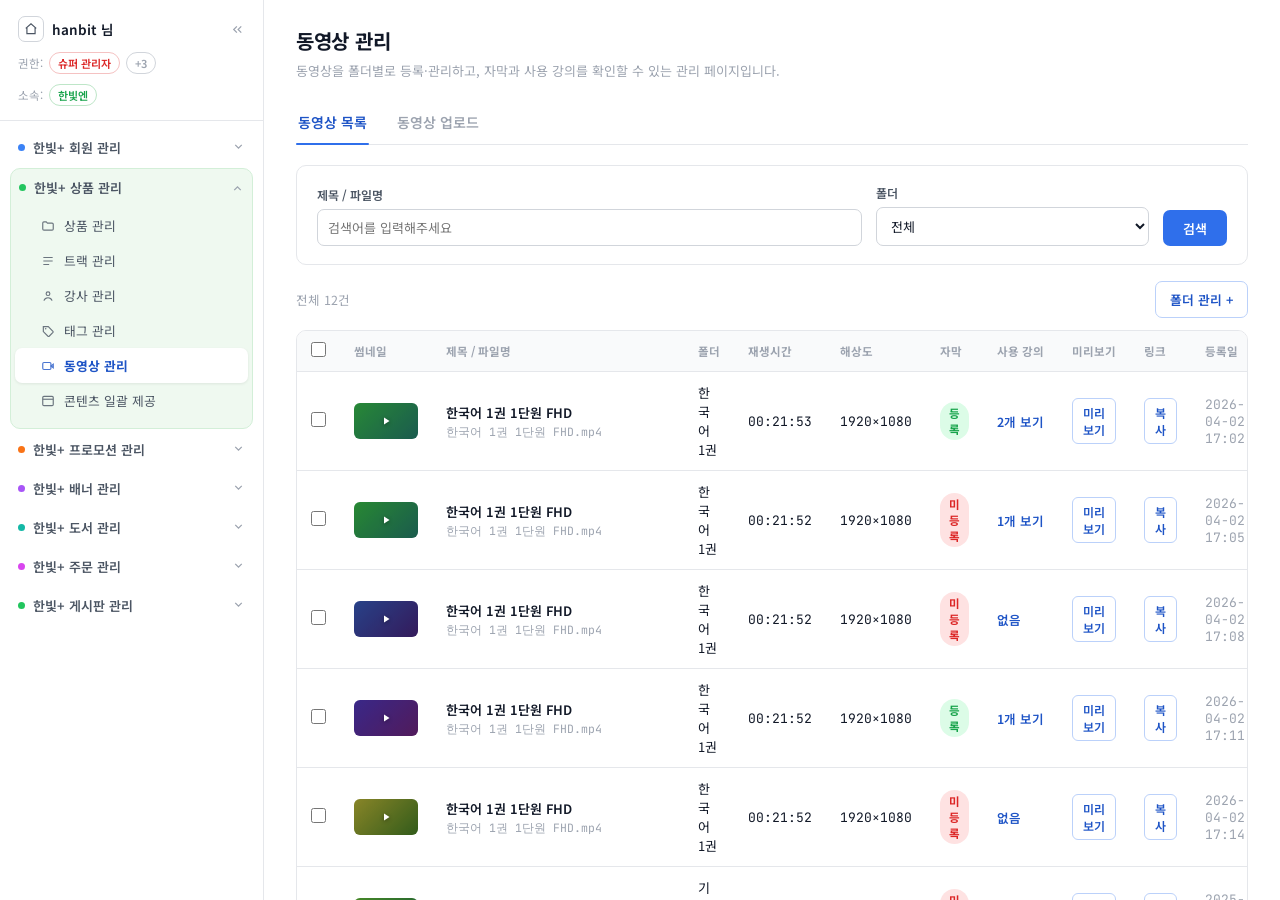
<file: video/index.html>
<!DOCTYPE html>
<html lang="ko">
<head>
<meta charset="UTF-8">
<meta name="viewport" content="width=device-width, initial-scale=1.0">
<title>동영상 관리</title>
<link rel="preconnect" href="https://fonts.googleapis.com">
<link href="https://fonts.googleapis.com/css2?family=Noto+Sans+KR:wght@400;500;600;700&family=JetBrains+Mono:wght@400;500&display=swap" rel="stylesheet">
<style>
  :root{
    --bg:#FFFFFF;
    --sidebar-bg:#FFFFFF;
    --surface:#FFFFFF;
    --surface-2:#F9FAFB;
    --border:#E5E7EB;
    --border-strong:#D1D5DB;
    --text-1:#111827;
    --text-2:#4B5563;
    --text-3:#9CA3AF;
    --blue:#2F6FEB;
    --blue-dark:#1E54C6;
    --blue-tint:#EEF3FF;
    --green:#16A34A;
    --green-bg:#DCFCE7;
    --red:#DC2626;
    --red-bg:#FEE2E2;
    --mint-bg:#EFF9F0;
    --mint-border:#D3EFD8;
    font-family:'Noto Sans KR',-apple-system,BlinkMacSystemFont,sans-serif;
  }
  *{ box-sizing:border-box; margin:0; padding:0; }
  body{ background:var(--bg); color:var(--text-1); font-size:13.5px; height:100vh; overflow:hidden; }
  .mono{ font-family:'JetBrains Mono',monospace; }
  button{ font-family:inherit; }
  .app{ display:flex; height:100vh; }

  /* ================= Sidebar ================= */
  .sidebar{ width:264px; min-width:264px; background:var(--sidebar-bg); border-right:1px solid var(--border);
    display:flex; flex-direction:column; overflow-y:auto; }
  .sb-top{ padding:16px 18px 14px; border-bottom:1px solid var(--border); }
  .sb-top-row{ display:flex; align-items:center; gap:8px; }
  .home-btn{ width:26px; height:26px; border-radius:7px; border:1px solid var(--border-strong); background:var(--surface);
    display:flex; align-items:center; justify-content:center; color:var(--text-2); cursor:pointer; }
  .user-name{ font-size:13.5px; font-weight:600; flex:1; }
  .collapse-btn{ color:var(--text-3); cursor:pointer; display:flex; }
  .meta-row{ display:flex; align-items:center; gap:6px; margin-top:10px; font-size:11.5px; color:var(--text-3); }
  .pill{ font-size:11px; padding:2px 8px; border-radius:100px; border:1px solid var(--border-strong); background:var(--surface); color:var(--text-2); font-weight:600; }
  .pill.red{ border-color:#F5C2C2; color:var(--red); }
  .pill.green{ border-color:#BEE6C8; color:var(--green); }
  .pill.gray{ color:var(--text-3); }

  .nav{ padding:8px 10px; flex:1; }
  .nav-group{ margin-bottom:2px; }
  .nav-group-head{ display:flex; align-items:center; gap:8px; padding:9px 8px; cursor:pointer; border-radius:8px; font-size:13px; font-weight:600; color:var(--text-2); }
  .nav-group-head:hover{ background:var(--surface-2); }
  .dot{ width:7px; height:7px; border-radius:50%; flex-shrink:0; }
  .nav-group-head .chev{ margin-left:auto; color:var(--text-3); transition:transform .15s; }
  .nav-group.open .chev{ transform:rotate(180deg); }
  .nav-group.open .nav-group-body{ display:block; }
  .nav-group-body{ display:none; padding:2px 4px 8px 4px; }
  .nav-group.active-group{ background:var(--mint-bg); border:1px solid var(--mint-border); border-radius:10px; padding-bottom:2px; }
  .nav-item{ display:flex; align-items:center; gap:9px; padding:8px 10px 8px 26px; border-radius:7px; color:var(--text-2); cursor:pointer; font-size:12.8px; }
  .nav-item:hover{ background:rgba(255,255,255,.6); }
  .nav-item.current{ background:var(--surface); color:var(--blue-dark); font-weight:700; box-shadow:0 1px 3px rgba(0,0,0,.08); }
  .nav-item.current svg{ stroke:var(--blue-dark); }
  .nav-item svg{ flex-shrink:0; opacity:.8; }

  /* ================= Main ================= */
  .main{ flex:1; display:flex; flex-direction:column; min-width:0; overflow-y:auto; }
  .main-inner{ padding:26px 32px 60px; max-width:1400px; }
  .page-title{ font-size:20px; font-weight:700; letter-spacing:-0.3px; }
  .page-desc{ font-size:13px; color:var(--text-3); margin-top:6px; }

  .tabs{ display:flex; gap:26px; border-bottom:1px solid var(--border); margin-top:22px; }
  .tab{ padding:10px 2px 12px; font-size:14px; font-weight:600; color:var(--text-3); cursor:pointer; position:relative; }
  .tab.active{ color:var(--blue-dark); }
  .tab.active::after{ content:''; position:absolute; left:0; right:0; bottom:-1px; height:2px; background:var(--blue); border-radius:2px; }

  .panel{ display:none; margin-top:20px; }
  .panel.active{ display:block; }

  /* Filter card */
  .filter-card{ background:var(--surface); border:1px solid var(--border); border-radius:10px; padding:18px 20px; }
  .filter-grid{ display:grid; grid-template-columns:2fr 1fr auto; gap:14px; align-items:end; }
  .field label{ display:block; font-size:12px; font-weight:600; color:var(--text-2); margin-bottom:6px; }
  .field input[type=text], .field select{
    width:100%; padding:8px 10px; border:1px solid var(--border-strong); border-radius:7px; font-size:13px;
    font-family:inherit; background:var(--surface); color:var(--text-1); outline:none;
  }
  .field input:focus, .field select:focus{ border-color:var(--blue); }
  .search-btn{ background:var(--blue); color:#fff; border:none; border-radius:7px; padding:9px 20px; font-size:13px; font-weight:600; cursor:pointer; height:36px; }
  .search-btn:hover{ background:var(--blue-dark); }

  .toolbar{ display:flex; align-items:center; margin-top:16px; gap:10px; }
  .result-count{ font-size:12.5px; color:var(--text-3); }
  .spacer{ flex:1; }
  .btn{ border-radius:7px; padding:8px 14px; font-size:12.8px; font-weight:600; cursor:pointer; display:flex; align-items:center; gap:6px; border:1px solid var(--border-strong); background:var(--surface); color:var(--text-2); }
  .btn:hover{ background:var(--surface-2); }
  .btn-outline-blue{ border:1px solid #BBD1FA; color:var(--blue-dark); background:var(--surface); }
  .btn-outline-blue:hover{ background:var(--blue-tint); }
  .btn-outline-red{ border:1px solid #F3C6C6; color:var(--red); background:var(--surface); }
  .btn-outline-red:hover{ background:var(--red-bg); }
  .btn-primary{ background:var(--blue); color:#fff; border:none; }
  .btn-primary:hover{ background:var(--blue-dark); }
  .btn-sm{ padding:5px 10px; font-size:12px; border-radius:6px; }

  /* Table */
  .table-wrap{ margin-top:12px; background:var(--surface); border:1px solid var(--border); border-radius:10px; overflow:hidden; }
  table{ width:100%; border-collapse:collapse; }
  thead th{ text-align:left; font-size:11.5px; font-weight:700; color:var(--text-3); text-transform:none;
    padding:11px 14px; border-bottom:1px solid var(--border); background:var(--surface-2); white-space:nowrap; }
  tbody td{ padding:11px 14px; border-bottom:1px solid var(--border); font-size:13px; vertical-align:middle; }
  tbody tr:last-child td{ border-bottom:none; }
  tbody tr:hover{ background:var(--surface-2); }
  .cb{ width:15px; height:15px; accent-color:var(--blue); cursor:pointer; }
  .v-title{ font-weight:600; color:var(--text-1); }
  .v-file{ font-size:11.5px; color:var(--text-3); margin-top:2px; }
  .thumb{ width:64px; height:36px; border-radius:6px; position:relative; overflow:hidden; flex-shrink:0; }
  .thumb::after{ content:''; position:absolute; inset:0; background:rgba(0,0,0,.18); }
  .thumb .thumb-play{ position:absolute; inset:0; display:flex; align-items:center; justify-content:center; z-index:1; }
  .thumb .thumb-play svg{ filter:drop-shadow(0 1px 2px rgba(0,0,0,.4)); }
  .badge{ display:inline-flex; align-items:center; gap:5px; padding:3px 9px; border-radius:100px; font-size:11.5px; font-weight:700; }
  .badge-ok{ background:var(--green-bg); color:var(--green); }
  .badge-warn{ background:var(--red-bg); color:var(--red); }
  .link-btn{ color:var(--blue-dark); font-weight:600; cursor:pointer; font-size:12.5px; }
  .link-btn:hover{ text-decoration:underline; }
  .row-actions{ display:flex; align-items:center; gap:10px; }

  .table-foot{ display:flex; align-items:center; justify-content:flex-end; gap:24px; padding:10px 16px; border-top:1px solid var(--border); font-size:12.5px; color:var(--text-2); }
  .rows-per-page{ display:flex; align-items:center; gap:8px; }
  .rows-per-page select{ border:1px solid var(--border-strong); border-radius:6px; padding:4px 8px; font-size:12.5px; font-family:inherit; background:var(--surface); color:var(--text-1); outline:none; }
  .page-range{ white-space:nowrap; }
  .page-nav{ display:flex; gap:4px; }
  .page-nav button{ width:26px; height:26px; border-radius:6px; border:1px solid var(--border-strong); background:var(--surface); color:var(--text-2); display:flex; align-items:center; justify-content:center; cursor:pointer; }
  .page-nav button:hover:not(:disabled){ background:var(--surface-2); }
  .page-nav button:disabled{ opacity:.35; cursor:not-allowed; }

  /* ================= Upload panel (탭: 동영상 업로드) ================= */
  .upload-card{ background:var(--surface); border:1px solid var(--border); border-radius:10px; overflow:hidden; max-width:760px; }
  .upload-row{ display:grid; grid-template-columns:170px 1fr; border-bottom:1px solid var(--border); }
  .upload-row:last-child{ border-bottom:none; }
  .upload-label{ padding:16px 18px; background:var(--surface-2); font-size:13px; font-weight:600; color:var(--text-2); display:flex; align-items:flex-start; }
  .upload-label .req{ color:var(--red); margin-left:3px; }
  .upload-value{ padding:16px 18px; }
  .upload-value select{ padding:8px 10px; border:1px solid var(--border-strong); border-radius:7px; font-size:13px; font-family:inherit; min-width:220px; }
  .file-native{ display:flex; align-items:center; gap:10px; }
  .file-native button{ border:1px solid var(--border-strong); background:var(--surface-2); border-radius:6px; padding:7px 13px; font-size:12.5px; font-weight:600; color:var(--text-2); cursor:pointer; }
  .file-native span{ font-size:12.5px; color:var(--text-3); }
  .notice{ color:var(--red); font-weight:700; font-size:12.5px; line-height:1.7; }
  .file-chip-list{ display:flex; flex-direction:column; gap:6px; margin-top:10px; }
  .file-chip{ display:flex; justify-content:space-between; align-items:center; background:var(--surface-2); border:1px solid var(--border); border-radius:7px; padding:7px 10px; font-size:12px; }
  .file-chip .prog{ width:80px; height:5px; background:var(--border); border-radius:100px; overflow:hidden; }
  .file-chip .prog i{ display:block; height:100%; width:0%; background:var(--blue); transition:width .4s; }
  .upload-foot{ padding:16px 18px; display:flex; gap:8px; }
  .btn-save:disabled{ opacity:.6; cursor:not-allowed; }

  .upload-progress-track{ width:100%; height:8px; background:var(--border); border-radius:100px; overflow:hidden; }
  .upload-progress-track i{ display:block; height:100%; width:0%; background:var(--blue); transition:width .3s ease; }
  .upload-progress-label{ display:flex; justify-content:space-between; font-size:12.5px; color:var(--text-2); margin-top:8px; }

  /* ================= Modal ================= */
  .modal-backdrop{ position:fixed; inset:0; background:rgba(17,24,39,.55); display:none; align-items:center; justify-content:center; z-index:60; }
  .modal-backdrop.show{ display:flex; }
  .modal{ background:#fff; width:520px; max-width:92vw; border-radius:14px; box-shadow:0 20px 50px rgba(0,0,0,.25); max-height:86vh; display:flex; flex-direction:column; }
  .modal-head{ padding:22px 24px 4px; display:flex; justify-content:space-between; align-items:flex-start; }
  .modal-head h3{ font-size:17px; font-weight:700; }
  .modal-head p{ font-size:12.5px; color:var(--text-3); margin-top:4px; }
  .modal-close{ background:none; border:none; cursor:pointer; color:var(--text-2); }
  .modal-body{ padding:16px 24px 6px; overflow-y:auto; display:flex; flex-direction:column; gap:16px; }
  .m-field label{ font-size:13px; font-weight:600; display:block; margin-bottom:7px; }
  .m-field label .req{ color:var(--red); margin-left:2px; }
  .m-field input[type=text]{ width:100%; border:1px solid var(--border-strong); border-radius:8px; padding:11px 12px; font-size:13.5px; font-family:inherit; background:var(--surface-2); outline:none; }
  .m-field input:focus{ border-color:var(--blue); background:#fff; }
  .modal-foot{ padding:16px 24px 22px; display:flex; justify-content:flex-end; gap:8px; }
  .btn-cancel{ background:#fff; border:1px solid var(--border-strong); border-radius:8px; padding:9px 16px; font-size:13px; font-weight:600; color:var(--text-2); cursor:pointer; }
  .btn-save{ background:var(--blue); border:none; border-radius:8px; padding:9px 18px; font-size:13px; font-weight:600; color:#fff; cursor:pointer; }
  .btn-save:hover{ background:var(--blue-dark); }

  .preview-box{ background:#0F1115; border-radius:9px; aspect-ratio:16/9; display:flex; align-items:center; justify-content:center; position:relative; }
  .preview-play{ width:46px; height:46px; border-radius:50%; background:rgba(255,255,255,.14); border:1px solid rgba(255,255,255,.3); display:flex; align-items:center; justify-content:center; cursor:pointer; }
  .preview-cc{ position:absolute; bottom:9px; left:9px; background:rgba(0,0,0,.6); color:#fff; font-size:10.5px; padding:3px 7px; border-radius:5px; display:flex; align-items:center; gap:4px; }
  .link-copy-row{ display:flex; gap:6px; margin-top:10px; }
  .link-copy-row input{ flex:1; border:1px solid var(--border); border-radius:7px; padding:8px 10px; font-size:11.5px; background:var(--surface-2); }

  .folder-manage-item{ display:flex; align-items:center; justify-content:space-between; padding:9px 12px; border:1px solid var(--border); border-radius:8px; font-size:13px; }
  .folder-manage-list{ display:flex; flex-direction:column; gap:8px; }
  .folder-add-row{ display:flex; gap:8px; }
  .folder-add-row input{ flex:1; border:1px solid var(--border-strong); border-radius:8px; padding:9px 11px; font-size:13px; font-family:inherit; }
  .icon-btn-sm{ width:26px; height:26px; border-radius:6px; border:1px solid var(--border-strong); background:#fff; color:var(--text-2); display:flex; align-items:center; justify-content:center; cursor:pointer; }
  .icon-btn-sm:hover{ background:var(--red-bg); color:var(--red); border-color:#F3C6C6; }

  .course-list{ display:flex; flex-direction:column; gap:8px; }
  .course-row{ display:flex; align-items:center; gap:9px; padding:9px 11px; border:1px solid var(--border); border-radius:8px; font-size:13px; }
  .course-row svg{ color:var(--text-3); flex-shrink:0; }

  .sub-current{ display:flex; align-items:center; justify-content:space-between; padding:10px 12px; border:1px solid var(--border); border-radius:8px; background:var(--surface-2); font-size:13px; }

  .bulk-bar{ position:fixed; left:calc(264px + (100% - 264px)/2); top:50%; transform:translate(-50%,-50%) scale(.9); opacity:0; pointer-events:none;
    background:var(--text-1); color:#fff; border-radius:12px; padding:11px 14px; display:flex; align-items:center; gap:12px;
    box-shadow:0 10px 30px rgba(0,0,0,.25); transition:transform .2s, opacity .2s; z-index:40; }
  .bulk-bar.show{ transform:translate(-50%,-50%) scale(1); opacity:1; pointer-events:auto; }
  .bulk-bar span.count{ font-size:13px; font-weight:600; padding-left:2px; }
  .bulk-bar button{ background:rgba(255,255,255,.12); border:1px solid rgba(255,255,255,.2); color:#fff; border-radius:7px; padding:7px 12px; font-size:12.5px; font-weight:600; cursor:pointer; display:flex; gap:6px; align-items:center; }
  .bulk-bar button.danger{ background:rgba(220,38,38,.28); border-color:rgba(220,38,38,.4); }

  .toast{ position:fixed; left:calc(264px + (100% - 264px)/2); top:50%; background:var(--text-1); color:#fff; padding:11px 16px; border-radius:9px; font-size:13px;
    box-shadow:0 10px 24px rgba(0,0,0,.2); transform:translate(-50%,-50%) scale(.9); opacity:0; pointer-events:none; transition:.2s; z-index:70; }
  .toast.show{ transform:translate(-50%,-50%) scale(1); opacity:1; pointer-events:auto; }

  ::-webkit-scrollbar{ width:8px; height:8px; }
  ::-webkit-scrollbar-thumb{ background:var(--border-strong); border-radius:8px; }
</style>
</head>
<body>

<div class="app">
  <!-- ============ Sidebar (한빛+ 어드민 전역 메뉴) ============ -->
  <aside class="sidebar">
    <div class="sb-top">
      <div class="sb-top-row">
        <div class="home-btn">
          <svg width="14" height="14" viewBox="0 0 24 24" fill="none" stroke="currentColor" stroke-width="2"><path d="m3 11 9-8 9 8M5 10v10h14V10"/></svg>
        </div>
        <div class="user-name">hanbit 님</div>
        <div class="collapse-btn">
          <svg width="15" height="15" viewBox="0 0 24 24" fill="none" stroke="currentColor" stroke-width="2"><path d="m11 17-5-5 5-5M18 17l-5-5 5-5"/></svg>
        </div>
      </div>
      <div class="meta-row">권한: <span class="pill red">슈퍼 관리자</span><span class="pill gray">+3</span></div>
      <div class="meta-row">소속: <span class="pill green">한빛엔</span></div>
    </div>

    <nav class="nav">
      <div class="nav-group">
        <div class="nav-group-head" onclick="toggleGroup(this)">
          <span class="dot" style="background:#3B82F6"></span> 한빛+ 회원 관리
          <span class="chev"><svg width="13" height="13" viewBox="0 0 24 24" fill="none" stroke="currentColor" stroke-width="2.4"><path d="m6 9 6 6 6-6"/></svg></span>
        </div>
        <div class="nav-group-body"></div>
      </div>

      <div class="nav-group open active-group">
        <div class="nav-group-head" onclick="toggleGroup(this)">
          <span class="dot" style="background:#22C55E"></span> 한빛+ 상품 관리
          <span class="chev"><svg width="13" height="13" viewBox="0 0 24 24" fill="none" stroke="currentColor" stroke-width="2.4"><path d="m6 9 6 6 6-6"/></svg></span>
        </div>
        <div class="nav-group-body">
          <div class="nav-item">
            <svg width="14" height="14" viewBox="0 0 24 24" fill="none" stroke="currentColor" stroke-width="2"><path d="M3 7a2 2 0 0 1 2-2h4l2 2h8a2 2 0 0 1 2 2v8a2 2 0 0 1-2 2H5a2 2 0 0 1-2-2V7z"/></svg>
            상품 관리
          </div>
          <div class="nav-item">
            <svg width="14" height="14" viewBox="0 0 24 24" fill="none" stroke="currentColor" stroke-width="2"><path d="M4 6h16M4 12h16M4 18h10"/></svg>
            트랙 관리
          </div>
          <div class="nav-item">
            <svg width="14" height="14" viewBox="0 0 24 24" fill="none" stroke="currentColor" stroke-width="2"><circle cx="12" cy="8" r="3.2"/><path d="M5 20c1.5-4 5-5 7-5s5.5 1 7 5"/></svg>
            강사 관리
          </div>
          <div class="nav-item">
            <svg width="14" height="14" viewBox="0 0 24 24" fill="none" stroke="currentColor" stroke-width="2"><path d="m20.5 12.5-8-8H4v8.5l8 8a1.5 1.5 0 0 0 2 0l6.5-6.5a1.5 1.5 0 0 0 0-2z"/><circle cx="8" cy="8" r="1.3" fill="currentColor" stroke="none"/></svg>
            태그 관리
          </div>
          <div class="nav-item current">
            <svg width="14" height="14" viewBox="0 0 24 24" fill="none" stroke="currentColor" stroke-width="2"><rect x="3" y="6" width="14" height="12" rx="2"/><path d="m21 9-4 3 4 3z"/></svg>
            동영상 관리
          </div>
          <div class="nav-item">
            <svg width="14" height="14" viewBox="0 0 24 24" fill="none" stroke="currentColor" stroke-width="2"><rect x="3" y="4" width="18" height="16" rx="2"/><path d="M3 9h18"/></svg>
            콘텐츠 일괄 제공
          </div>
        </div>
      </div>

      <div class="nav-group">
        <div class="nav-group-head" onclick="toggleGroup(this)">
          <span class="dot" style="background:#F97316"></span> 한빛+ 프로모션 관리
          <span class="chev"><svg width="13" height="13" viewBox="0 0 24 24" fill="none" stroke="currentColor" stroke-width="2.4"><path d="m6 9 6 6 6-6"/></svg></span>
        </div>
        <div class="nav-group-body"></div>
      </div>
      <div class="nav-group">
        <div class="nav-group-head" onclick="toggleGroup(this)">
          <span class="dot" style="background:#A855F7"></span> 한빛+ 배너 관리
          <span class="chev"><svg width="13" height="13" viewBox="0 0 24 24" fill="none" stroke="currentColor" stroke-width="2.4"><path d="m6 9 6 6 6-6"/></svg></span>
        </div>
        <div class="nav-group-body"></div>
      </div>
      <div class="nav-group">
        <div class="nav-group-head" onclick="toggleGroup(this)">
          <span class="dot" style="background:#14B8A6"></span> 한빛+ 도서 관리
          <span class="chev"><svg width="13" height="13" viewBox="0 0 24 24" fill="none" stroke="currentColor" stroke-width="2.4"><path d="m6 9 6 6 6-6"/></svg></span>
        </div>
        <div class="nav-group-body"></div>
      </div>
      <div class="nav-group">
        <div class="nav-group-head" onclick="toggleGroup(this)">
          <span class="dot" style="background:#D946EF"></span> 한빛+ 주문 관리
          <span class="chev"><svg width="13" height="13" viewBox="0 0 24 24" fill="none" stroke="currentColor" stroke-width="2.4"><path d="m6 9 6 6 6-6"/></svg></span>
        </div>
        <div class="nav-group-body"></div>
      </div>
      <div class="nav-group">
        <div class="nav-group-head" onclick="toggleGroup(this)">
          <span class="dot" style="background:#22C55E"></span> 한빛+ 게시판 관리
          <span class="chev"><svg width="13" height="13" viewBox="0 0 24 24" fill="none" stroke="currentColor" stroke-width="2.4"><path d="m6 9 6 6 6-6"/></svg></span>
        </div>
        <div class="nav-group-body"></div>
      </div>
    </nav>
  </aside>

  <!-- ============ Main ============ -->
  <main class="main">
    <div class="main-inner">
      <div class="page-title">동영상 관리</div>
      <div class="page-desc">동영상을 폴더별로 등록·관리하고, 자막과 사용 강의를 확인할 수 있는 관리 페이지입니다.</div>

      <div class="tabs">
        <div class="tab active" onclick="setTab(this,'list')">동영상 목록</div>
        <div class="tab" onclick="setTab(this,'upload')">동영상 업로드</div>
      </div>

      <!-- ===== 목록 탭 ===== -->
      <div class="panel active" id="panel-list">
        <div class="filter-card">
          <div class="filter-grid">
            <div class="field">
              <label>제목 / 파일명</label>
              <input type="text" id="searchInput" placeholder="검색어를 입력해주세요" oninput="filterRows()">
            </div>
            <div class="field">
              <label>폴더</label>
              <select id="folderSelect" onchange="filterRows()">
                <option value="전체">전체</option>
                <option>한국어 1권</option>
                <option>한국어 2권</option>
                <option>발음 특강</option>
                <option>문화 체험</option>
                <option>기타 자료</option>
              </select>
            </div>
            <div class="field">
              <button class="search-btn" onclick="filterRows()">검색</button>
            </div>
          </div>
        </div>

        <div class="toolbar">
          <div class="result-count" id="resultCount">전체 12건</div>
          <div class="spacer"></div>
          <button class="btn btn-outline-blue" onclick="openFolderModal()">폴더 관리 +</button>
        </div>

        <div class="table-wrap">
          <table>
            <thead>
              <tr>
                <th style="width:36px"><input type="checkbox" class="cb" onclick="toggleAll(this)"></th>
                <th>썸네일</th>
                <th>제목 / 파일명</th>
                <th>폴더</th>
                <th>재생시간</th>
                <th>해상도</th>
                <th>자막</th>
                <th>사용 강의</th>
                <th>미리보기</th>
                <th>링크</th>
                <th>등록일</th>
                <th>관리</th>
              </tr>
            </thead>
            <tbody id="rowsBody"></tbody>
          </table>
          <div class="table-foot">
            <div class="rows-per-page">
              <span>Rows per page:</span>
              <select id="rowsPerPageSelect" onchange="changeRowsPerPage(this)">
                <option value="10">10</option>
                <option value="20" selected>20</option>
                <option value="50">50</option>
              </select>
            </div>
            <div class="page-range" id="pageRangeText">1–10 of 12</div>
            <div class="page-nav">
              <button id="prevPageBtn" onclick="prevPage()" aria-label="이전 페이지">
                <svg width="15" height="15" viewBox="0 0 24 24" fill="none" stroke="currentColor" stroke-width="2"><path d="m15 6-6 6 6 6"/></svg>
              </button>
              <button id="nextPageBtn" onclick="nextPage()" aria-label="다음 페이지">
                <svg width="15" height="15" viewBox="0 0 24 24" fill="none" stroke="currentColor" stroke-width="2"><path d="m9 6 6 6-6 6"/></svg>
              </button>
            </div>
          </div>
        </div>
      </div>

      <!-- ===== 업로드 탭 ===== -->
      <div class="panel" id="panel-upload">
        <div class="upload-card">
          <div class="upload-row">
            <div class="upload-label">폴더 선택<span class="req">*</span></div>
            <div class="upload-value">
              <select id="uploadFolderSelect">
                <option value="" selected disabled>폴더선택</option>
                <option>한국어 1권</option>
                <option>한국어 2권</option>
                <option>발음 특강</option>
                <option>문화 체험</option>
                <option>기타 자료</option>
              </select>
            </div>
          </div>
          <div class="upload-row">
            <div class="upload-label">제목<span class="req">*</span></div>
            <div class="upload-value">
              <input type="text" id="uploadTitleInput" placeholder="동영상 제목을 입력해주세요" style="width:100%; padding:8px 10px; border:1px solid var(--border-strong); border-radius:7px; font-size:13px; font-family:inherit; background:var(--surface); color:var(--text-1);">
            </div>
          </div>
          <div class="upload-row">
            <div class="upload-label">동영상 파일<span class="req">*</span></div>
            <div class="upload-value">
              <div class="file-native">
                <button onclick="document.getElementById('fileInput').click()">파일 선택</button>
                <span id="fileNameLabel">선택된 파일 없음 (다중 선택 가능)</span>
              </div>
              <input type="file" id="fileInput" multiple accept="video/*" style="display:none" onchange="handleFiles(this.files)">
              <div class="file-chip-list" id="fileChipList"></div>
            </div>
          </div>
          <div class="upload-row">
            <div class="upload-label">동영상 썸네일</div>
            <div class="upload-value">
              <div class="file-native">
                <button onclick="document.getElementById('thumbInput').click()">파일 선택</button>
                <span id="thumbNameLabel">선택된 파일 없음 (JPG/PNG, 선택)</span>
              </div>
              <input type="file" id="thumbInput" accept="image/*" style="display:none" onchange="handleThumbFile(this.files[0])">
              <div id="thumbPreviewWrap" style="display:none; margin-top:10px;">
                <img id="thumbPreviewImg" style="width:120px; height:68px; object-fit:cover; border-radius:8px; border:1px solid var(--border);">
              </div>
            </div>
          </div>
          <div class="upload-row">
            <div class="upload-label">자막 파일</div>
            <div class="upload-value">
              <div class="file-native">
                <button onclick="document.getElementById('subInput').click()">파일 선택</button>
                <span id="subNameLabel">선택된 파일 없음 (SRT/VTT, 한국어)</span>
              </div>
              <input type="file" id="subInput" accept=".srt,.vtt" style="display:none" onchange="document.getElementById('subNameLabel').textContent=this.files[0]?this.files[0].name:'선택된 파일 없음 (SRT/VTT, 한국어)'">
            </div>
          </div>
          <div class="upload-foot">
            <button class="btn-cancel" onclick="setTabById('list')">목록</button>
            <button class="btn-save" onclick="submitUpload()">업로드</button>
          </div>
        </div>
      </div>
    </div>
  </main>
</div>

<!-- Bulk bar -->
<div class="bulk-bar" id="bulkBar">
  <span class="count"><span id="bulkCount">0</span>개 선택됨</span>
  <button onclick="openMoveModal()">폴더로 이동</button>
  <button class="danger" onclick="bulkDelete()">선택 삭제</button>
</div>

<!-- Preview Modal -->
<div class="modal-backdrop" id="previewModal">
  <div class="modal">
    <div class="modal-head">
      <div><h3>동영상 미리보기</h3><p id="previewSub">한국어 1권 1단원 FHD.mp4</p></div>
      <button class="modal-close" onclick="closeModal('previewModal')">
        <svg width="18" height="18" viewBox="0 0 24 24" fill="none" stroke="currentColor" stroke-width="2"><path d="M6 6l12 12M18 6 6 18"/></svg>
      </button>
    </div>
    <div class="modal-body">
      <div class="preview-box">
        <div class="preview-play"><svg width="16" height="16" viewBox="0 0 24 24" fill="white"><path d="M8 5v14l11-7z"/></svg></div>
        <div class="preview-cc" id="previewCC"><svg width="10" height="10" viewBox="0 0 24 24" fill="none" stroke="white" stroke-width="2.5"><rect x="3" y="6" width="18" height="12" rx="2"/></svg>자막 ON</div>
      </div>
      <div class="link-copy-row">
        <input type="text" id="previewLink" readonly>
        <button class="btn btn-sm btn-outline-blue" onclick="copyPreviewLink()">링크 복사</button>
      </div>
    </div>
    <div class="modal-foot"><button class="btn-cancel" onclick="closeModal('previewModal')">닫기</button></div>
  </div>
</div>

<!-- Subtitle Modal -->
<div class="modal-backdrop" id="subModal">
  <div class="modal">
    <div class="modal-head">
      <div><h3>자막 관리</h3><p id="subModalSub">한국어 1권 1단원 FHD.mp4</p></div>
      <button class="modal-close" onclick="closeModal('subModal')">
        <svg width="18" height="18" viewBox="0 0 24 24" fill="none" stroke="currentColor" stroke-width="2"><path d="M6 6l12 12M18 6 6 18"/></svg>
      </button>
    </div>
    <div class="modal-body" id="subModalBody"></div>
    <div class="modal-foot"><button class="btn-cancel" onclick="closeModal('subModal')">닫기</button></div>
  </div>
</div>

<!-- Course usage Modal -->
<div class="modal-backdrop" id="courseModal">
  <div class="modal">
    <div class="modal-head">
      <div><h3>사용 중인 강의</h3><p id="courseModalSub">한국어 1권 1단원 FHD.mp4</p></div>
      <button class="modal-close" onclick="closeModal('courseModal')">
        <svg width="18" height="18" viewBox="0 0 24 24" fill="none" stroke="currentColor" stroke-width="2"><path d="M6 6l12 12M18 6 6 18"/></svg>
      </button>
    </div>
    <div class="modal-body"><div class="course-list" id="courseModalBody"></div></div>
    <div class="modal-foot"><button class="btn-cancel" onclick="closeModal('courseModal')">닫기</button></div>
  </div>
</div>

<!-- Folder manage Modal -->
<div class="modal-backdrop" id="folderModal">
  <div class="modal">
    <div class="modal-head">
      <div><h3>폴더 관리</h3><p>동영상 폴더(카테고리)를 추가하거나 삭제합니다.</p></div>
      <button class="modal-close" onclick="closeModal('folderModal')">
        <svg width="18" height="18" viewBox="0 0 24 24" fill="none" stroke="currentColor" stroke-width="2"><path d="M6 6l12 12M18 6 6 18"/></svg>
      </button>
    </div>
    <div class="modal-body">
      <div class="folder-add-row">
        <input type="text" id="newFolderInput" placeholder="새 폴더 이름을 입력해주세요">
        <button class="btn-save" style="white-space:nowrap;" onclick="addFolder()">추가</button>
      </div>
      <div class="folder-manage-list" id="folderManageList"></div>
    </div>
    <div class="modal-foot"><button class="btn-cancel" onclick="closeModal('folderModal')">닫기</button></div>
  </div>
</div>

<!-- Move to folder Modal -->
<div class="modal-backdrop" id="moveModal">
  <div class="modal">
    <div class="modal-head">
      <div><h3>폴더로 이동</h3><p id="moveModalSub">선택한 동영상을 이동할 폴더를 선택해주세요.</p></div>
      <button class="modal-close" onclick="closeModal('moveModal')">
        <svg width="18" height="18" viewBox="0 0 24 24" fill="none" stroke="currentColor" stroke-width="2"><path d="M6 6l12 12M18 6 6 18"/></svg>
      </button>
    </div>
    <div class="modal-body">
      <div class="m-field">
        <label>이동할 폴더<span class="req">*</span></label>
        <select id="moveFolderSelect" style="width:100%; padding:11px 12px; border:1px solid var(--border-strong); border-radius:8px; font-size:13.5px; font-family:inherit; background:var(--surface-2);"></select>
      </div>
    </div>
    <div class="modal-foot">
      <button class="btn-cancel" onclick="closeModal('moveModal')">취소</button>
      <button class="btn-save" onclick="confirmMove()">이동</button>
    </div>
  </div>
</div>

<!-- Edit video Modal -->
<div class="modal-backdrop" id="editModal">
  <div class="modal">
    <div class="modal-head">
      <div><h3>동영상 수정</h3><p id="editModalSub">한국어 1권 1단원 FHD.mp4</p></div>
      <button class="modal-close" onclick="closeModal('editModal')">
        <svg width="18" height="18" viewBox="0 0 24 24" fill="none" stroke="currentColor" stroke-width="2"><path d="M6 6l12 12M18 6 6 18"/></svg>
      </button>
    </div>
    <div class="modal-body">
      <div class="m-field">
        <label>제목<span class="req">*</span></label>
        <input type="text" id="editTitleInput" placeholder="동영상 제목을 입력해주세요">
      </div>
      <div class="m-field">
        <label>동영상 파일 교체</label>
        <div class="file-native">
          <button onclick="document.getElementById('editFileInput').click()">파일 선택</button>
          <span id="editFileNameLabel">-</span>
        </div>
        <input type="file" id="editFileInput" accept="video/*" style="display:none" onchange="handleEditFileChange(this.files[0])">
      </div>
      <div class="m-field">
        <label>썸네일 이미지 교체</label>
        <div class="file-native">
          <button onclick="document.getElementById('editThumbInput').click()">파일 선택</button>
          <span id="editThumbNameLabel">선택된 파일 없음 (JPG/PNG, 선택)</span>
        </div>
        <input type="file" id="editThumbInput" accept="image/*" style="display:none" onchange="handleEditThumbChange(this.files[0])">
        <div id="editThumbPreviewWrap" style="display:none; margin-top:10px;">
          <img id="editThumbPreviewImg" style="width:120px; height:68px; object-fit:cover; border-radius:8px; border:1px solid var(--border);">
        </div>
      </div>
    </div>
    <div class="modal-foot">
      <button class="btn-cancel" onclick="closeModal('editModal')">취소</button>
      <button class="btn-save" onclick="saveEditModal()">저장</button>
    </div>
  </div>
</div>

<!-- Upload progress Modal -->
<div class="modal-backdrop" id="uploadProgressModal">
  <div class="modal" style="width:420px;">
    <div class="modal-head">
      <div><h3>동영상 등록 중</h3><p>파일 용량에 따라 다소 시간이 걸릴 수 있습니다. 창을 닫지 말고 잠시만 기다려주세요.</p></div>
    </div>
    <div class="modal-body">
      <div class="upload-progress-track"><i id="uploadProgressBar"></i></div>
      <div class="upload-progress-label"><span>업로드 진행률</span><span id="uploadProgressPct">0%</span></div>
    </div>
  </div>
</div>

<div class="toast" id="toast"></div>

<script>
/* ---------------- Pagination state ---------------- */
let filteredRows = [];
let currentPage = 1;
let rowsPerPage = 20;

/* ---------------- Mock data ---------------- */
const videos = [
  {id:'rKjGkq5Z', title:'한국어 1권 1단원 FHD', file:'한국어 1권 1단원 FHD.mp4', folder:'한국어 1권', dur:'21:53', res:'1920×1080', sub:true, subLang:'한국어', subFile:'ko_1_1.srt', courses:['한국어 초급 A반','한국어 초급 B반'], createdAt:'2026-04-02 17:02'},
  {id:'DbwvhDcq', title:'한국어 1권 1단원 FHD', file:'한국어 1권 1단원 FHD.mp4', folder:'한국어 1권', dur:'21:52', res:'1920×1080', sub:false, courses:['한국어 초급 C반'], createdAt:'2026-04-02 17:05'},
  {id:'PAWKhBw0', title:'한국어 1권 1단원 FHD', file:'한국어 1권 1단원 FHD.mp4', folder:'한국어 1권', dur:'21:52', res:'1920×1080', sub:false, courses:[], createdAt:'2026-04-02 17:08'},
  {id:'fZ7shAPZ', title:'한국어 1권 1단원 FHD', file:'한국어 1권 1단원 FHD.mp4', folder:'한국어 1권', dur:'21:52', res:'1920×1080', sub:true, subLang:'한국어', subFile:'ko_1_1_v2.srt', courses:['한국어 초급 A반'], createdAt:'2026-04-02 17:11'},
  {id:'9aTZhAyd', title:'한국어 1권 1단원 FHD', file:'한국어 1권 1단원 FHD.mp4', folder:'한국어 1권', dur:'21:52', res:'1920×1080', sub:false, courses:[], createdAt:'2026-04-02 17:14'},
  {id:'rQKqhDZV', title:'KakaoTalk_20250819_155954115', file:'KakaoTalk_20250819_155954115.mp4', folder:'기타 자료', dur:'02:26', res:'1920×1080', sub:false, courses:[], createdAt:'2025-08-19 16:02'},
  {id:'zwLuhDM7', title:'KakaoTalk_20250819_155954115', file:'KakaoTalk_20250819_155954115.mp4', folder:'기타 자료', dur:'02:26', res:'1920×1080', sub:false, courses:[], createdAt:'2025-08-19 16:05'},
  {id:'HBRl2rlT', title:'ChromeCast', file:'ChromeCast.mp4', folder:'기타 자료', dur:'01:00', res:'1280×720', sub:false, courses:[], createdAt:'2025-07-30 10:22'},
  {id:'Wr7xhAc1', title:'한국어 2권 3단원 발음 연습', file:'한국어 2권 3단원 발음.mp4', folder:'한국어 2권', dur:'18:40', res:'1920×1080', sub:true, subLang:'한국어', subFile:'ko_2_3.vtt', courses:['한국어 중급 A반','한국어 중급 B반','한국어 중급 C반'], createdAt:'2026-03-11 09:47'},
  {id:'jP93kLmZ', title:'받침 발음 완전정복', file:'받침_발음_완전정복.mp4', folder:'발음 특강', dur:'14:12', res:'1920×1080', sub:false, courses:['발음 클리닉'], createdAt:'2026-02-18 13:30'},
  {id:'q0Xz71Vt', title:'억양과 리듬 특강', file:'억양_리듬_특강.mp4', folder:'발음 특강', dur:'16:05', res:'1920×1080', sub:true, subLang:'한국어', subFile:'accent_rhythm.srt', courses:[], createdAt:'2026-02-18 13:45'},
  {id:'mNc4RtLp', title:'명절 문화 체험 – 설날', file:'명절_설날.mp4', folder:'문화 체험', dur:'11:30', res:'1920×1080', sub:false, courses:['한국어 초급 A반'], createdAt:'2026-01-22 15:10'},
];

function formatDuration(dur){
  const parts = String(dur).split(':').map(Number);
  let h = 0, m = 0, s = 0;
  if(parts.length === 3) [h, m, s] = parts;
  else if(parts.length === 2) [m, s] = parts;
  return [h, m, s].map(n => String(n).padStart(2,'0')).join(':');
}
function thumbHue(id){
  let h = 0;
  for(let i=0;i<id.length;i++) h = (h*31 + id.charCodeAt(i)) % 360;
  return h;
}
function thumbHtml(v){
  const bg = v.thumbUrl
    ? `background-image:url('${v.thumbUrl}'); background-size:cover; background-position:center;`
    : (()=>{ const h = thumbHue(v.id); return `background:linear-gradient(135deg, hsl(${h},55%,42%), hsl(${(h+40)%360},55%,28%));`; })();
  return `
    <div class="thumb" style="${bg}">
      <div class="thumb-play"><svg width="12" height="12" viewBox="0 0 24 24" fill="white"><path d="M8 5v14l11-7z"/></svg></div>
    </div>`;
}
function rowHtml(v, idx){
  const subBadge = v.sub ? `<span class="badge badge-ok">등록</span>` : `<span class="badge badge-warn">미등록</span>`;
  const courseLabel = v.courses.length ? `${v.courses.length}개 보기` : '없음';
  return `
  <tr data-id="${v.id}" data-folder="${v.folder}" data-sub="${v.sub}" data-course="${v.courses.length>0}" data-title="${(v.title+v.file).toLowerCase()}">
    <td><input type="checkbox" class="cb rowcb" onclick="updateBulkBar()"></td>
    <td>${thumbHtml(v)}</td>
    <td>
      <div class="v-title">${v.title}</div>
      <div class="v-file mono">${v.file}</div>
    </td>
    <td>${v.folder}</td>
    <td class="mono">${formatDuration(v.dur)}</td>
    <td class="mono">${v.res}</td>
    <td onclick="openSubModal('${v.id}')" style="cursor:pointer">${subBadge}</td>
    <td><span class="link-btn" onclick="openCourseModal('${v.id}')">${courseLabel}</span></td>
    <td><button class="btn btn-sm btn-outline-blue" onclick="openPreviewLink()">미리보기</button></td>
    <td><button class="btn btn-sm btn-outline-blue" onclick="copyLink('${v.id}')">복사</button></td>
    <td class="mono" style="color:var(--text-3)">${v.createdAt}</td>
    <td><div class="row-actions">
      <button class="btn btn-sm btn-outline-blue" onclick="openEditModal('${v.id}')">수정</button>
      <button class="btn btn-sm btn-outline-red" onclick="deleteOne('${v.id}')">삭제</button>
    </div></td>
  </tr>`;
}

function renderRows(){
  document.getElementById('rowsBody').innerHTML = videos.map(rowHtml).join('');
  filterRows();
}
renderRows();

/* ---------------- Nav group toggle ---------------- */
function toggleGroup(head){
  const group = head.parentElement;
  document.querySelectorAll('.nav-group').forEach(g=>{ if(g!==group){ g.classList.remove('open'); }});
  group.classList.toggle('open');
}

/* ---------------- Tabs ---------------- */
function setTab(el, key){
  document.querySelectorAll('.tab').forEach(t=>t.classList.remove('active'));
  el.classList.add('active');
  document.querySelectorAll('.panel').forEach(p=>p.classList.remove('active'));
  document.getElementById('panel-'+key).classList.add('active');
}
function setTabById(key){
  document.querySelectorAll('.tab').forEach((t,i)=>t.classList.toggle('active', (key==='list'&&i===0)||(key==='upload'&&i===1)));
  document.querySelectorAll('.panel').forEach(p=>p.classList.remove('active'));
  document.getElementById('panel-'+key).classList.add('active');
}

/* ---------------- Filter ---------------- */
function filterRows(){
  const q = document.getElementById('searchInput').value.trim().toLowerCase();
  const folder = document.getElementById('folderSelect').value;
  filteredRows = [...document.querySelectorAll('#rowsBody tr')].filter(r=>{
    let ok = true;
    if(q && !r.dataset.title.includes(q)) ok = false;
    if(folder !== '전체' && r.dataset.folder !== folder) ok = false;
    return ok;
  });
  currentPage = 1;
  renderPage();
}

/* ---------------- Pagination ---------------- */
function renderPage(){
  document.querySelectorAll('#rowsBody tr').forEach(r=>r.style.display = 'none');
  const total = filteredRows.length;
  const totalPages = Math.max(1, Math.ceil(total / rowsPerPage));
  if(currentPage > totalPages) currentPage = totalPages;
  const start = total === 0 ? 0 : (currentPage - 1) * rowsPerPage;
  const end = Math.min(start + rowsPerPage, total);
  filteredRows.slice(start, end).forEach(r=>r.style.display = '');

  document.getElementById('resultCount').textContent = `전체 ${total}건`;
  document.getElementById('pageRangeText').textContent = total === 0 ? '0 of 0' : `${start+1}–${end} of ${total}`;
  document.getElementById('prevPageBtn').disabled = currentPage <= 1;
  document.getElementById('nextPageBtn').disabled = currentPage >= totalPages;
}
function changeRowsPerPage(sel){
  rowsPerPage = parseInt(sel.value, 10);
  currentPage = 1;
  renderPage();
}
function prevPage(){
  if(currentPage > 1){ currentPage--; renderPage(); }
}
function nextPage(){
  const totalPages = Math.max(1, Math.ceil(filteredRows.length / rowsPerPage));
  if(currentPage < totalPages){ currentPage++; renderPage(); }
}

/* ---------------- Bulk ---------------- */
function toggleAll(cb){
  document.querySelectorAll('.rowcb').forEach(r=>r.checked = cb.checked);
  updateBulkBar();
}
function updateBulkBar(){
  const n = document.querySelectorAll('.rowcb:checked').length;
  document.getElementById('bulkCount').textContent = n;
  document.getElementById('bulkBar').classList.toggle('show', n>0);
}
function bulkDelete(){
  const checked = [...document.querySelectorAll('.rowcb:checked')];
  const n = checked.length;
  const inUse = checked.filter(cb=>{
    const v = videos.find(v=>v.id===cb.closest('tr').dataset.id);
    return v.courses.length > 0;
  });
  if(inUse.length){
    alert(`선택한 동영상 중 ${inUse.length}개는 사용 중인 강의가 있어 삭제할 수 없습니다.\n먼저 강의에서 사용을 해제한 후 다시 시도해주세요.`);
    return;
  }
  if(confirm(`선택한 ${n}개 동영상을 삭제하시겠습니까?`)){
    showToast(`${n}개 동영상이 삭제되었습니다`);
    checked.forEach(cb=>cb.checked=false);
    updateBulkBar();
  }
}
function openMoveModal(){
  const n = document.querySelectorAll('.rowcb:checked').length;
  if(n === 0) return;
  document.getElementById('moveModalSub').textContent = `선택한 ${n}개 동영상을 이동할 폴더를 선택해주세요.`;
  document.getElementById('moveFolderSelect').innerHTML = folders.map(f=>`<option value="${f}">${f}</option>`).join('');
  openModal('moveModal');
}
function confirmMove(){
  const n = document.querySelectorAll('.rowcb:checked').length;
  const dest = document.getElementById('moveFolderSelect').value;
  showToast(`${n}개 동영상이 '${dest}' 폴더로 이동되었습니다`);
  document.querySelectorAll('.rowcb:checked').forEach(cb=>cb.checked=false);
  updateBulkBar();
  closeModal('moveModal');
}
function deleteOne(id){
  const v = videos.find(v=>v.id===id);
  if(v.courses.length){
    alert(`이 동영상은 ${v.courses.length}개 강의에서 사용 중이어서 삭제할 수 없습니다.\n먼저 강의에서 사용을 해제한 후 다시 시도해주세요.`);
    return;
  }
  if(!confirm('이 동영상을 삭제하시겠습니까?')) return;
  showToast('동영상이 삭제되었습니다');
}

/* ---------------- Edit video ---------------- */
let editingVideoId = null;
let editThumbFile = null;

function openEditModal(id){
  const v = videos.find(v=>v.id===id);
  editingVideoId = id;
  editThumbFile = null;
  document.getElementById('editModalSub').textContent = v.file;
  document.getElementById('editTitleInput').value = v.title;
  document.getElementById('editFileNameLabel').textContent = v.file;
  document.getElementById('editFileInput').value = '';
  document.getElementById('editThumbInput').value = '';
  document.getElementById('editThumbNameLabel').textContent = '선택된 파일 없음 (JPG/PNG, 선택)';
  const wrap = document.getElementById('editThumbPreviewWrap');
  const img = document.getElementById('editThumbPreviewImg');
  if(v.thumbUrl){ img.src = v.thumbUrl; wrap.style.display = 'block'; }
  else { img.src = ''; wrap.style.display = 'none'; }
  openModal('editModal');
}
function handleEditFileChange(file){
  if(!file) return;
  document.getElementById('editFileNameLabel').textContent = file.name;
}
function handleEditThumbChange(file){
  if(!file) return;
  editThumbFile = file;
  document.getElementById('editThumbNameLabel').textContent = file.name;
  document.getElementById('editThumbPreviewImg').src = URL.createObjectURL(file);
  document.getElementById('editThumbPreviewWrap').style.display = 'block';
}
function saveEditModal(){
  const titleInput = document.getElementById('editTitleInput');
  const title = titleInput.value.trim();
  if(!title){
    alert('제목을 입력해주세요.');
    titleInput.focus();
    return;
  }
  const v = videos.find(v=>v.id===editingVideoId);
  v.title = title;
  const fileInput = document.getElementById('editFileInput');
  if(fileInput.files[0]){
    v.file = fileInput.files[0].name;
  }
  if(editThumbFile){
    v.thumbUrl = URL.createObjectURL(editThumbFile);
  }
  renderRows();
  closeModal('editModal');
  showToast('동영상 정보가 수정되었습니다');
}

/* ---------------- Modals ---------------- */
function openModal(id){ document.getElementById(id).classList.add('show'); }
function closeModal(id){ document.getElementById(id).classList.remove('show'); }

function openPreviewModal(id){
  const v = videos.find(v=>v.id===id);
  document.getElementById('previewSub').textContent = v.file;
  document.getElementById('previewLink').value = `https://vod.hanbit-elearn.co.kr/play/${v.id}`;
  document.getElementById('previewCC').style.display = v.sub ? 'flex' : 'none';
  openModal('previewModal');
}
function copyPreviewLink(){
  const val = document.getElementById('previewLink').value;
  if(navigator.clipboard) navigator.clipboard.writeText(val).catch(()=>{});
  showToast('링크가 복사되었습니다');
}
function openPreviewLink(){
  window.open('https://www.hanbit.co.kr/viewer/products/2032096/sample/7470', '_blank');
}
function copyLink(id){
  const url = `https://vod.hanbit-elearn.co.kr/play/${id}`;
  if(navigator.clipboard) navigator.clipboard.writeText(url).catch(()=>{});
  showToast('링크가 복사되었습니다');
}

function openSubModal(id){
  const v = videos.find(v=>v.id===id);
  document.getElementById('subModalSub').textContent = v.file;
  const body = document.getElementById('subModalBody');
  body.innerHTML = v.sub ? `
    <div class="sub-current">
      <div><div style="font-weight:600">${v.subLang}</div><div class="mono" style="font-size:11.5px;color:var(--text-3);margin-top:2px">${v.subFile}</div></div>
      <div style="display:flex; gap:6px;">
        <button class="btn btn-sm" onclick="alert('자막 교체 창이 열립니다. (예시)')">교체</button>
        <button class="btn btn-sm btn-outline-red" onclick="alert('자막이 삭제되었습니다. (예시)'); closeModal('subModal')">삭제</button>
      </div>
    </div>
  ` : `
    <div class="m-field">
      <label>자막 파일<span class="req">*</span></label>
      <div class="file-native">
        <button onclick="alert('파일 선택 창이 열립니다. (예시)')">파일 선택</button>
        <span>선택된 파일 없음 (SRT/VTT)</span>
      </div>
    </div>
    <div class="m-field">
      <label>언어</label>
      <select style="width:100%; padding:9px 11px; border:1px solid var(--border-strong); border-radius:8px; font-family:inherit;">
        <option>한국어</option><option>영어</option>
      </select>
    </div>
  `;
  openModal('subModal');
}

function openCourseModal(id){
  const v = videos.find(v=>v.id===id);
  document.getElementById('courseModalSub').textContent = v.file;
  const body = document.getElementById('courseModalBody');
  body.innerHTML = v.courses.length
    ? v.courses.map(c=>`<div class="course-row"><svg width="15" height="15" viewBox="0 0 24 24" fill="none" stroke="currentColor" stroke-width="2"><path d="M4 19V6a2 2 0 0 1 2-2h9l5 5v10a2 2 0 0 1-2 2H6a2 2 0 0 1-2-2z"/></svg>${c}</div>`).join('')
    : `<div style="color:var(--text-3); font-size:13px;">이 동영상을 사용 중인 강의가 없습니다.</div>`;
  openModal('courseModal');
}

/* ---------------- Folder modal ---------------- */
const folders = ['한국어 1권','한국어 2권','발음 특강','문화 체험','기타 자료'];
function renderFolderModal(){
  document.getElementById('folderManageList').innerHTML = folders.map(f=>{
    const inUse = videos.some(v=>v.folder===f);
    return `<div class="folder-manage-item">
      <span>${f} <span style="color:var(--text-3); font-size:11.5px;">(${videos.filter(v=>v.folder===f).length}건)</span></span>
      <button class="icon-btn-sm" onclick="removeFolder('${f}', ${inUse})">
        <svg width="13" height="13" viewBox="0 0 24 24" fill="none" stroke="currentColor" stroke-width="2.2"><path d="M4 7h16M9 7V4h6v3m-8 0 1 13h8l1-13"/></svg>
      </button>
    </div>`;
  }).join('');
}
function openFolderModal(){ renderFolderModal(); openModal('folderModal'); }
function addFolder(){
  const input = document.getElementById('newFolderInput');
  const name = input.value.trim();
  if(!name) return;
  if(folders.includes(name)){ alert('이미 존재하는 폴더입니다.'); return; }
  folders.push(name);
  const opt1 = new Option(name, name); document.getElementById('folderSelect').add(opt1);
  const opt2 = new Option(name, name); document.getElementById('uploadFolderSelect').add(opt2);
  input.value = '';
  renderFolderModal();
  showToast(`'${name}' 폴더가 추가되었습니다`);
}
function removeFolder(name, inUse){
  if(inUse){ alert(`'${name}' 폴더에 동영상이 존재하여 삭제할 수 없습니다.\n먼저 동영상을 이동하거나 삭제해주세요.`); return; }
  if(confirm(`'${name}' 폴더를 삭제하시겠습니까?`)){
    const idx = folders.indexOf(name); folders.splice(idx,1);
    [...document.getElementById('folderSelect').options].forEach(o=>{ if(o.value===name) o.remove(); });
    [...document.getElementById('uploadFolderSelect').options].forEach(o=>{ if(o.value===name) o.remove(); });
    renderFolderModal();
    showToast('폴더가 삭제되었습니다');
  }
}

/* ---------------- Upload ---------------- */
function handleFiles(files){
  document.getElementById('fileNameLabel').textContent = files.length + '개 파일 선택됨';
  const list = document.getElementById('fileChipList');
  list.innerHTML = '';
  [...files].forEach(f=>{
    const chip = document.createElement('div');
    chip.className = 'file-chip';
    chip.innerHTML = `<span>${f.name}</span><div class="prog"><i></i></div>`;
    list.appendChild(chip);
    setTimeout(()=>{ chip.querySelector('i').style.width='100%'; }, 250 + Math.random()*400);
  });
}
function handleThumbFile(file){
  const label = document.getElementById('thumbNameLabel');
  const wrap = document.getElementById('thumbPreviewWrap');
  const img = document.getElementById('thumbPreviewImg');
  if(!file){
    label.textContent = '선택된 파일 없음 (JPG/PNG, 선택)';
    wrap.style.display = 'none';
    img.src = '';
    return;
  }
  label.textContent = file.name;
  img.src = URL.createObjectURL(file);
  wrap.style.display = 'block';
}
let uploadInProgress = false;
function submitUpload(){
  const titleInput = document.getElementById('uploadTitleInput');
  if(!titleInput.value.trim()){
    alert('제목을 입력해주세요.');
    titleInput.focus();
    return;
  }
  if(uploadInProgress) return;
  startUploadProgress(titleInput);
}
function startUploadProgress(titleInput){
  uploadInProgress = true;
  const saveBtn = document.querySelector('#panel-upload .btn-save');
  saveBtn.disabled = true;
  saveBtn.textContent = '등록 중...';
  const bar = document.getElementById('uploadProgressBar');
  const pct = document.getElementById('uploadProgressPct');
  bar.style.width = '0%';
  pct.textContent = '0%';
  openModal('uploadProgressModal');

  let progress = 0;
  const timer = setInterval(()=>{
    progress = Math.min(100, progress + Math.random()*18 + 6);
    bar.style.width = progress + '%';
    pct.textContent = Math.floor(progress) + '%';
    if(progress >= 100){
      clearInterval(timer);
      setTimeout(()=>{
        closeModal('uploadProgressModal');
        uploadInProgress = false;
        saveBtn.disabled = false;
        saveBtn.textContent = '업로드';
        setTabById('list');
        showToast('동영상이 업로드 되었습니다.');
        titleInput.value = '';
        document.getElementById('fileInput').value = '';
        document.getElementById('fileNameLabel').textContent = '선택된 파일 없음 (다중 선택 가능)';
        document.getElementById('fileChipList').innerHTML = '';
      }, 400);
    }
  }, 350);
}

/* ---------------- Toast ---------------- */
let toastTimer;
function showToast(msg){
  const t = document.getElementById('toast');
  t.textContent = msg;
  t.classList.add('show');
  clearTimeout(toastTimer);
  toastTimer = setTimeout(()=>t.classList.remove('show'), 2600);
}
</script>
</body>
</html>
</file>
